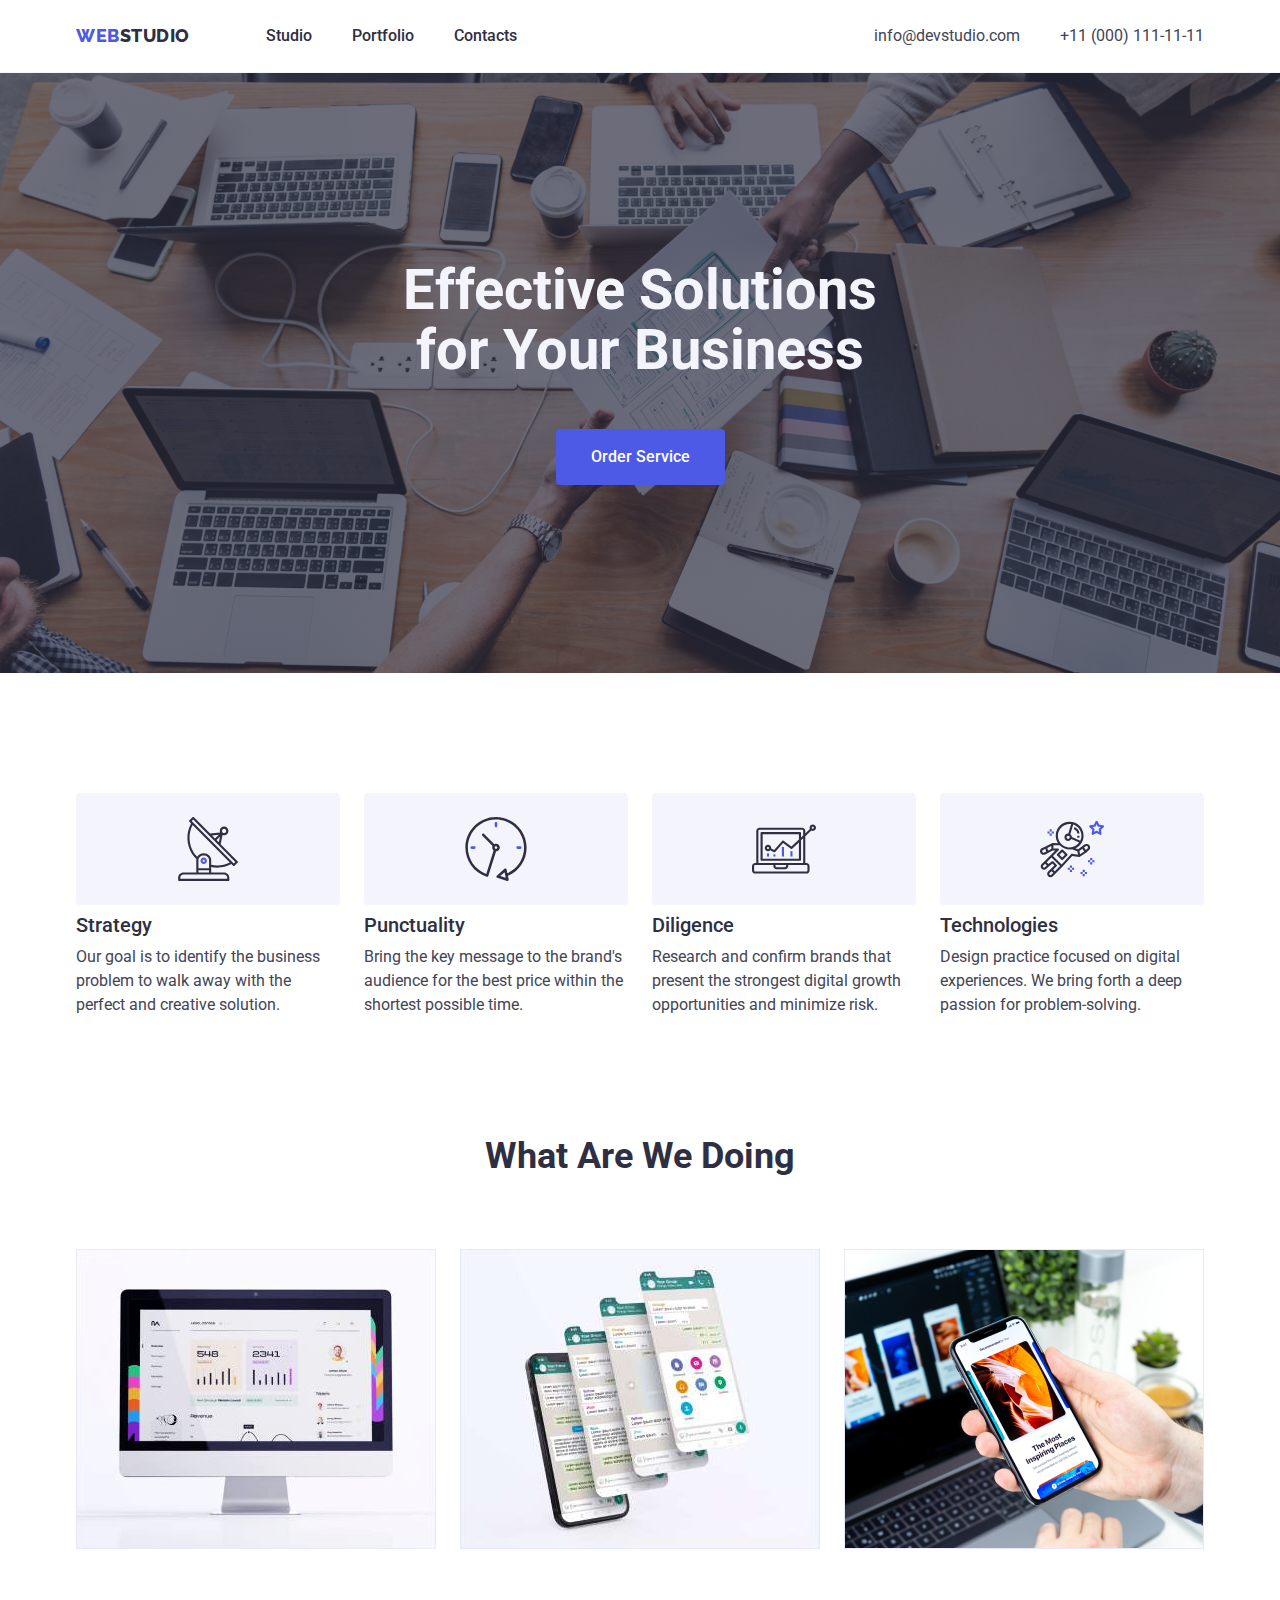
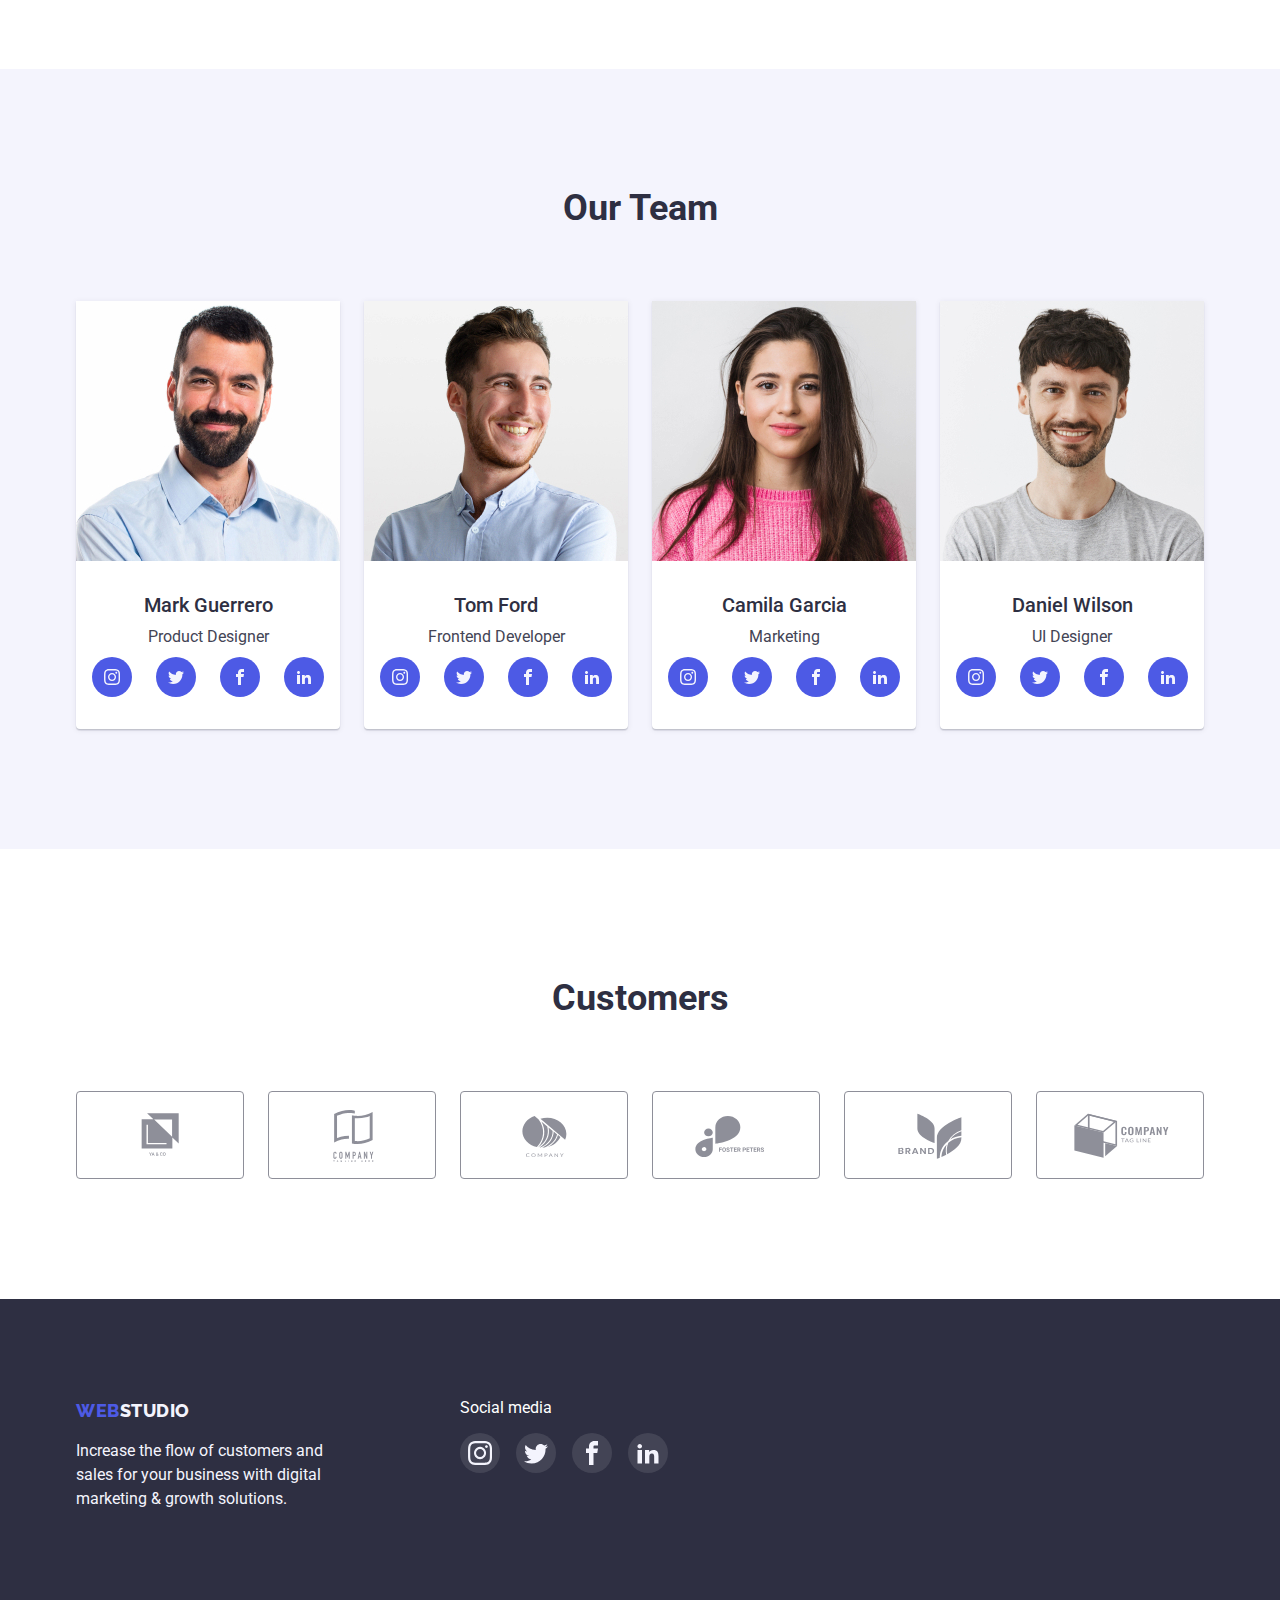
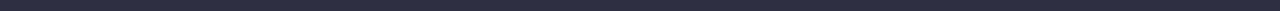
<file: index.html>
<!DOCTYPE html>
<html lang="en">
  <head>
    <meta charset="UTF-8" />
    <meta http-equiv="X-UA-Compatible" content="IE=edge" />
    <meta name="viewport" content="width=device-width, initial-scale=1.0" />
    <title>Studio</title>
    <link rel="preconnect" href="https://fonts.googleapis.com">
    <link rel="preconnect" href="https://fonts.gstatic.com" crossorigin>
    <link href="https://fonts.googleapis.com/css2?family=Raleway:wght@800&family=Roboto:wght@400;500;700;900&display=swap" rel="stylesheet">
    <link rel="stylesheet" href="https://cdnjs.cloudflare.com/ajax/libs/modern-normalize/1.0.0/modern-normalize.min.css"/>
    <link rel="stylesheet" href="./CSS/style.css" />
  </head>

  <body>
    <!-- HEADER -->
    <header class="page-header">
      <div class="container nav-logo">
      <nav class="nav">
        <a href="./index.html" class="logo">
          <span class="logo-web">Web</span>Studio</a>

        <ul class="site-nav list">
          <li class="item"><a href="./index.html" class="site-nav-listed unline navy">Studio</a></li>
          <li class="item"><a href="./portfolio.html" class="site-nav-listed unline navy">Portfolio</a></li>
          <li class="item"><a href="" class="site-nav-listed unline navy">Contacts</a>
          </li>

        </ul>
      </nav>

      <address class="address">
        <ul class="contact list">
          <li class="item">
            <a href="mailto:info@devstudio.com" class="contacts unline textcolor">info@devstudio.com</a></li>
          <li class="item">
            <a href="tel:+110001111111" class="contacts unline textcolor">+11 (000) 111-11-11</a>
          </li>
        </ul>
      </address>
    </div>
    </header>

    <!-- MAIN -->
    <main>
      <!--HERO-->
      <section class="section-hero overlay">
        <h1 class="hero-header">Effective Solutions for Your Business</h1>
        <button type="button" class="button-hero">Order Service</button>
      </section>

      <!--SECTION FEATURES-->

      <section class="section-features">
        <div class="container features">
        <h2 class="hiddenvisaily">features</h2>
        <ul class="feat list">
          <li class="item">
            
            <div class="features-button"><svg class="features-icon" width="64" height="64"> <use href="./images/icons/symbol-defs.svg#icon-antenna"></use></svg></div>
    
            <h3 class="header-feat">Strategy</h3>
            <p class="text-feat textcolor">
              Our goal is to identify the business problem to walk away with the
              perfect and creative solution.
            </p>
          </li>

          <li class="item">
            <div class="features-button"><svg class="features-icon" width="64" height="64"> <use href="./images/icons/symbol-defs.svg#icon-clock"></use></svg></div>

            <h3 class="header-feat">Punctuality</h3>
            <p class="text-feat textcolor">
              Bring the key message to the brand's audience for the best price
              within the shortest possible time.
            </p>
          </li>
          <li class="item">
            <div class="features-button"><svg class="features-icon" width="64" height="64"> <use href="./images/icons/symbol-defs.svg#icon-diagram"></use></svg></div>

            <h3 class="header-feat">Diligence</h3>
            <p class="text-feat textcolor">
              Research and confirm brands that present the strongest digital
              growth opportunities and minimize risk.
            </p>
          </li>
          <li class="item" 
          > <div class="features-button"><svg class="features-icon" width="64" height="64"> <use href="./images/icons/symbol-defs.svg#icon-astronaut"></use></svg></div>
 
            <h3 class="header-feat">Technologies</h3>
            <p class="text-feat textcolor">
              Design practice focused on digital experiences. We bring forth a
              deep passion for problem-solving.
            </p>
          </li>
        </ul></div>
      </section>

      <!-- SECTION WAWD -->

      <section class="wawd">
        <div class="container">
        <h2 class="header-wawd navy">What are we doing</h2>
        <ul class="wawd-list list">
          <li class="item"><img src="./images/1.jpg" alt="monitor" width="360" /></li>
          <li class="item"><img src="./images/2.jpg" alt="few phones" width="360" /></li>
          <li class="item"><img src="./images/3.jpg" alt="phone in hand" width="360" /></li>
        </ul></div>
      </section>

      <!-- SECTION TEAM -->
      <section class="section-team">
        <div class="container">
        <h2 class="header-team">Our Team</h2>
        <ul class="team-list list">
          <li class="item">
            <img
              src="./images/Mark_Guerrero.jpg"
              alt="Mark Guerrero"
              width="264"
            />
            <div class="textteam">
            <h3 class="header-card">Mark Guerrero</h3>
            <p class="text-team textcolor">Product Designer</p>

            <ul class="icons list">
              <li class="icons-item"><a href="" class="icons-button">
                <svg class="icon-team" width="16" height="16"> <use href="./images/icons/symbol-defs.svg#icon-instagram"></use>  </svg>
              </a>
              </li>
              <li><li class="icons-item"><a href="" class="icons-button">
                <svg class="icon-team" width="16" height="16"> <use href="./images/icons/symbol-defs.svg#icon-twitter"></use>  </svg>
              </a></li>
              <li><li class="icons-item"><a href="" class="icons-button">
                <svg class="icon-team" width="16" height="16"> <use href="./images/icons/symbol-defs.svg#icon-facebook"></use>  </svg>
              </a></li>
              <li><li class="icons-item"><a href="" class="icons-button">
                <svg class="icon-team" width="16" height="16"> <use href="./images/icons/symbol-defs.svg#icon-linkedin"></use>  </svg>
              </a></li>
            </ul>

          </div>
          </li>
          <li class="item">
            <img src="./images/Daniel_Wilson.jpg" alt="Tom Ford" width="264" />

            <div class="textteam">
            <h3 class="header-card">Tom Ford</h3>
            <p class="text-team textcolor">Frontend Developer</p>
            <ul class="icons list">
              <li class="icons-item"><a href="" class="icons-button">
                <svg class="icon-team" width="16" height="16"> <use href="./images/icons/symbol-defs.svg#icon-instagram"></use>  </svg>
              </a>
              </li>
              <li><li class="icons-item"><a href="" class="icons-button">
                <svg class="icon-team" width="16" height="16"> <use href="./images/icons/symbol-defs.svg#icon-twitter"></use>  </svg>
              </a></li>
              <li><li class="icons-item"><a href="" class="icons-button">
                <svg class="icon-team" width="16" height="16"> <use href="./images/icons/symbol-defs.svg#icon-facebook"></use>  </svg>
              </a></li>
              <li><li class="icons-item"><a href="" class="icons-button">
                <svg class="icon-team" width="16" height="16"> <use href="./images/icons/symbol-defs.svg#icon-linkedin"></use>  </svg>
              </a></li>
            </ul>
          </div>
            
          </li>
          <li class="item">
            <img
              src="./images/Camila_Garcia.jpg"
              alt="Camila Garcia"
              width="264"
            />
            <div class="textteam">
            <h3 class="header-card">Camila Garcia</h3>
            <p class="text-team textcolor">Marketing</p>
            <ul class="icons list">
              <li class="icons-item"><a href="" class="icons-button">
                <svg class="icon-team" width="16" height="16"> <use href="./images/icons/symbol-defs.svg#icon-instagram"></use>  </svg>
              </a>
              </li>
              <li><li class="icons-item"><a href="" class="icons-button">
                <svg class="icon-team" width="16" height="16"> <use href="./images/icons/symbol-defs.svg#icon-twitter"></use>  </svg>
              </a></li>
              <li><li class="icons-item"><a href="" class="icons-button">
                <svg class="icon-team" width="16" height="16"> <use href="./images/icons/symbol-defs.svg#icon-facebook"></use>  </svg>
              </a></li>
              <li><li class="icons-item"><a href="" class="icons-button">
                <svg class="icon-team" width="16" height="16"> <use href="./images/icons/symbol-defs.svg#icon-linkedin"></use>  </svg>
              </a></li>
            </ul>
          </div>
          </li>
          <li class="item">
            <img src="./images/Tom_Ford.jpg" alt="Tom Ford" width="264" />
            <div class="textteam">
            <h3 class="header-card">Daniel Wilson</h3>
            <p class="text-team textcolor">UI Designer</p>
            <ul class="icons list">
              <li class="icons-item"><a href="" class="icons-button">
                <svg class="icon-team" width="16" height="16"> <use href="./images/icons/symbol-defs.svg#icon-instagram"></use>  </svg>
              </a>
              </li>
              <li><li class="icons-item"><a href="" class="icons-button">
                <svg class="icon-team" width="16" height="16"> <use href="./images/icons/symbol-defs.svg#icon-twitter"></use>  </svg>
              </a></li>
              <li><li class="icons-item"><a href="" class="icons-button">
                <svg class="icon-team" width="16" height="16"> <use href="./images/icons/symbol-defs.svg#icon-facebook"></use>  </svg>
              </a></li>
              <li><li class="icons-item"><a href="" class="icons-button">
                <svg class="icon-team" width="16" height="16"> <use href="./images/icons/symbol-defs.svg#icon-linkedin"></use>  </svg>
              </a></li>
            </ul></div>
          </li>
        </ul></div>
      </section>
      <!-- <<<<<<<<<<<<<<<<<CUSTOMERS>>>>>>>>>>> -->
        
      <section class="section-customers">
        <div class="container">
        <h2 class="header-customers" >Customers</h2>

        <ul class="customers list">
           <li><a href="" class="customer-button"><svg class="customer-icon" width="104" height="56"> <use href="./images/icons/symbol-defs.svg#icon-clientfst">

           </use> </svg></a></li>

           <li><a href="" class="customer-button"><svg class="customer-icon" width="104" height="56"> <use href="./images/icons/symbol-defs.svg#icon-clientsec">

           </use> </svg></a></li>
           <li><a href="" class="customer-button"><svg class="customer-icon" width="104" height="56"> <use href="./images/icons/symbol-defs.svg#icon-clientthr">

           </use> </svg></a></li>
           <li><a href="" class="customer-button"><svg class="customer-icon" width="104" height="56"> <use href="./images/icons/symbol-defs.svg#icon-clientfrth">

           </use> </svg></a></li>
           <li><a href="" class="customer-button"><svg class="customer-icon" width="104" height="56"> <use href="./images/icons/symbol-defs.svg#icon-clientfth">

           </use> </svg></a></li>
           <li><a href="" class="customer-button"><svg class="customer-icon" width="104" height="56"> <use href="./images/icons/symbol-defs.svg#icon-clientsth">

           </use> </svg></a></li>            
 


        </ul>

      </div>
      </section>


    </main>

    <!-- FOOTER -->
    <footer class="footer back-hero-foooter">

      <div class="container container-footer">

      <div class="logologo">
        <a href="./index.html" class="logo">
        <span class="logo-web">Web</span><span class="logo-studio">Studio</a>

      <p class="footer-text">
        Increase the flow of customers and sales for your business with digital
        marketing & growth solutions.
      </p></div>



      <div class="section-social">

      <p class="social">Social media</p>

      <ul class="social-list list">
      <li><a href="" class="social-button"><svg class="social-icon" width="24" height="24" > <use href="./images/icons/symbol-defs.svg#icon-instagram"> </use> </svg></a></li>

      <li><a href="" class="social-button"><svg class="social-icon" width="24"
        height="24"> <use href="./images/icons/symbol-defs.svg#icon-twitter"> </use></svg></a></li>

      <li><a href="" class="social-button"> <svg class="social-icon" width="24"
        height="24"> <use href="./images/icons/symbol-defs.svg#icon-facebook"> </use> </svg> </a></li>

      <li><a href="" class="social-button"><svg class="social-icon" width="24"
        height="24"> <use href="./images/icons/symbol-defs.svg#icon-linkedin"> </use> </svg></a></li>
      </ul>
    </div>
    
    </div>


    </footer>

  </body>
</html>
</file>
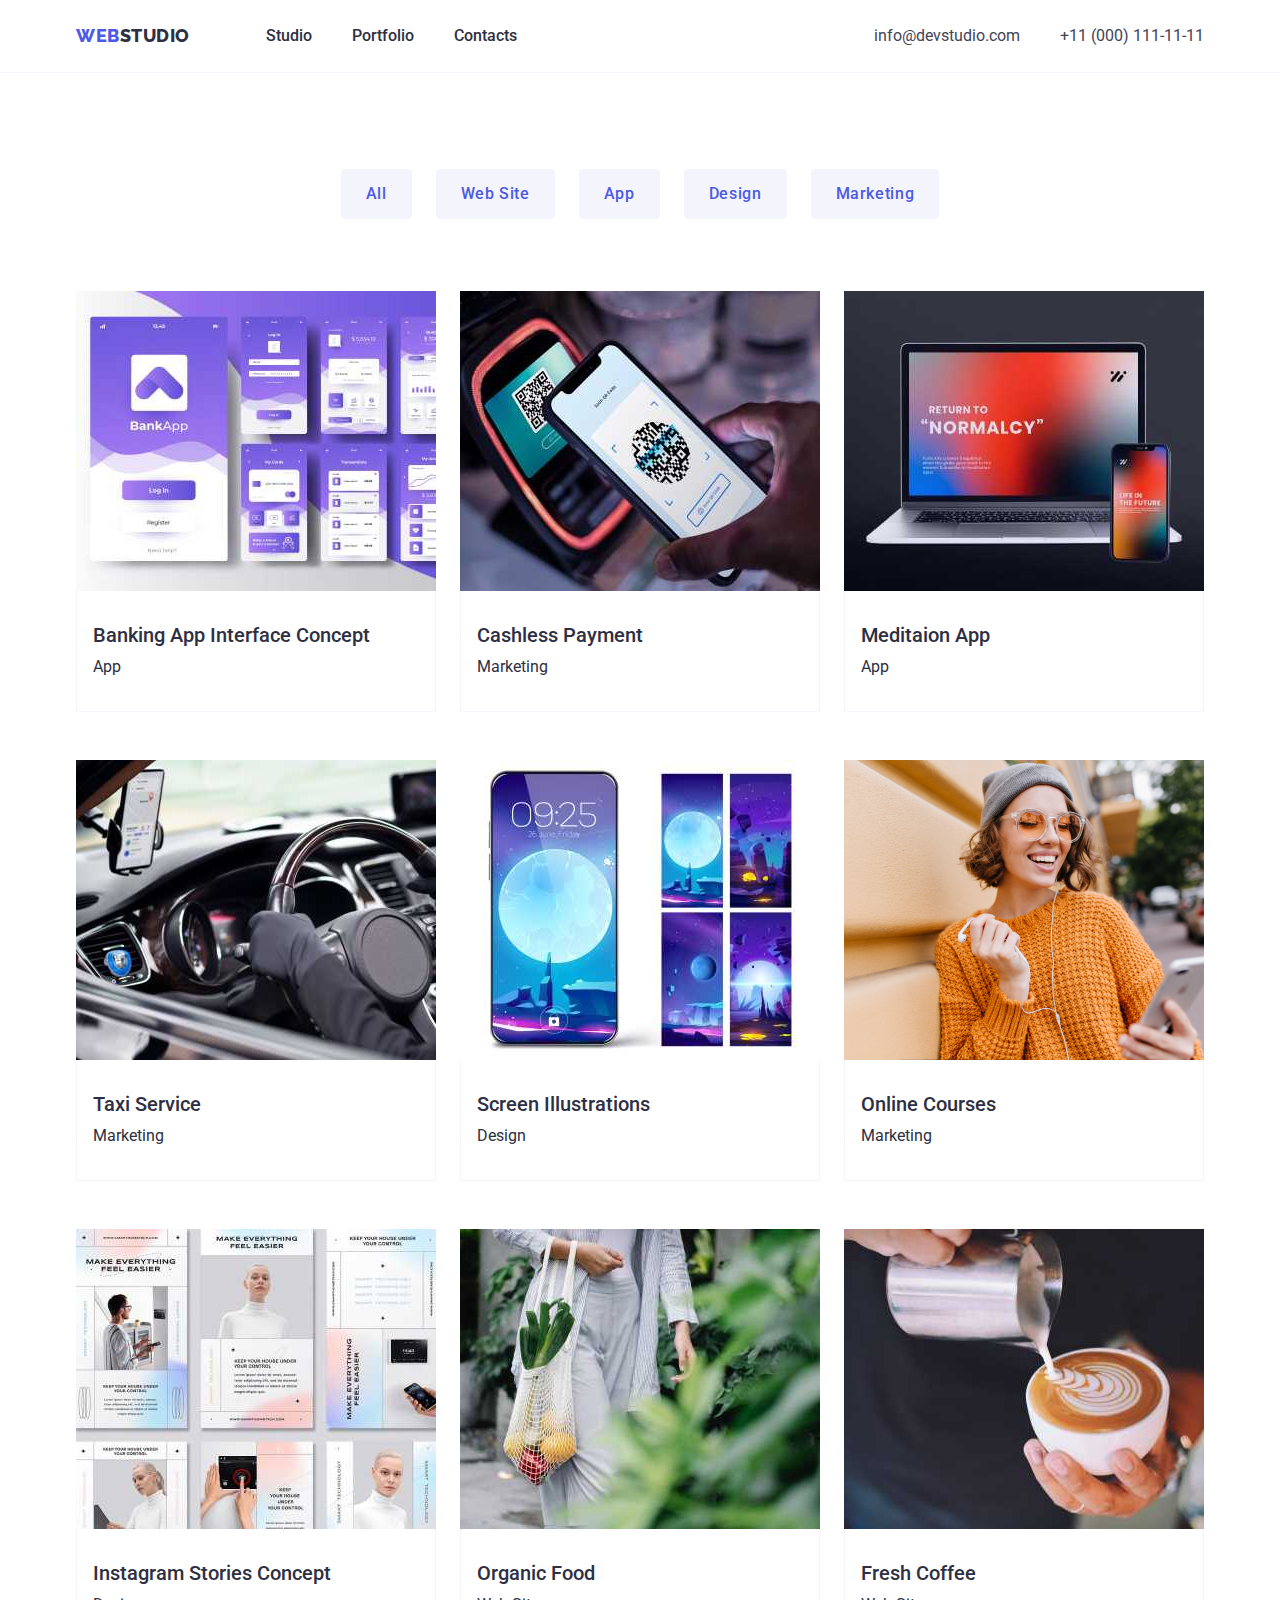
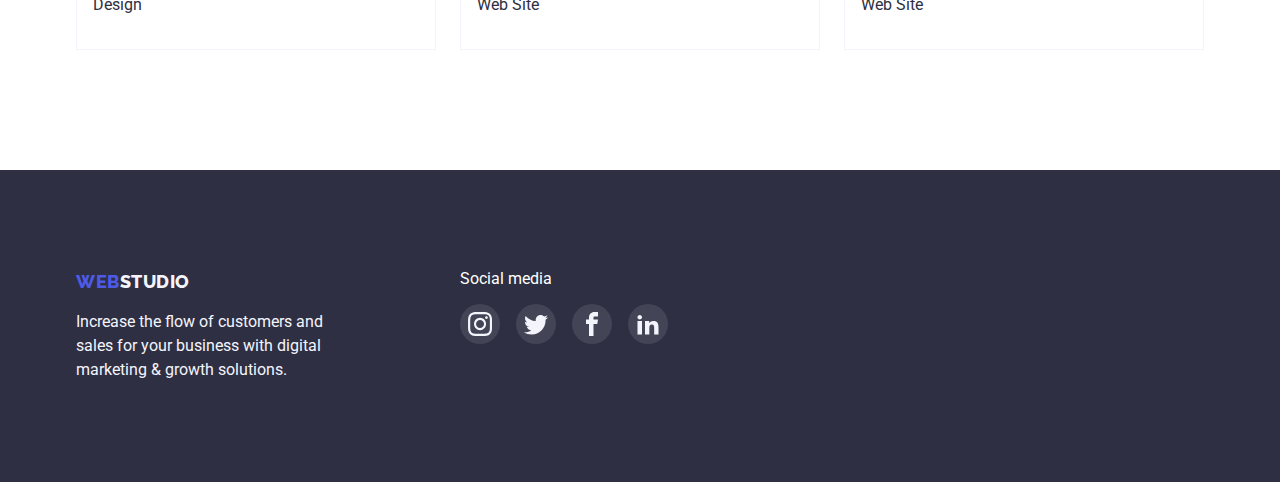
<file: portfolio.html>
<!DOCTYPE html>
<html lang="en">
  <head>
    <meta charset="UTF-8" />
    <meta http-equiv="X-UA-Compatible" content="IE=edge" />
    <meta name="viewport" content="width=device-width, initial-scale=1.0" />
    <title>Portfolio</title>
    <link rel="preconnect" href="https://fonts.googleapis.com" />
    <link rel="preconnect" href="https://fonts.gstatic.com" crossorigin />
    <link
      href="https://fonts.googleapis.com/css2?family=Raleway:wght@800&family=Roboto:wght@400;500;700;900&display=swap"
      rel="stylesheet"/>
      <link rel="stylesheet" href="https://cdnjs.cloudflare.com/ajax/libs/modern-normalize/1.0.0/modern-normalize.min.css"/>
    <link rel="stylesheet" href="./CSS/style.css" />
  </head>
  <body>
    <!-- HEADER -->
    <header class="page-header">
      <div class="container nav-logo ">
      <nav class="nav">
        <a href="./index.html" class="logo">
          <span class="logo-web">Web</span>Studio</a>

        <ul class="site-nav list">
          <li class="item"><a href="./index.html" class="site-nav-listed unline navy">Studio</a></li>
          <li class="item"><a href="./portfolio.html" class="site-nav-listed unline navy">Portfolio</a></li>
          <li class="item"><a href="" class="site-nav-listed unline navy">Contacts</a>
          </li>

        </ul>
      </nav>

      <address class="address">
        <ul class="contact list">
          <li class="item">
            <a href="mailto:info@devstudio.com" class="contacts unline textcolor">info@devstudio.com</a></li>
          <li class="item">
            <a href="tel:+110001111111" class="contacts unline textcolor">+11 (000) 111-11-11</a>
          </li>
        </ul>
      </address>
    </div>
    </header>

    <!-- MAIN -->
    <main>
      <section class="filter">
        <h1 class="hiddenvisaily">portfolio-list</h1>
        <div class="container">
        <ul class="filter-buttons list">
          <li class="item"><button type="button" class="button secondary">All</button></li>
          <li class="item">
            <button type="button" class="button secondary">Web Site</button>
          </li>
          <li class="item"><button type="button" class="button secondary">App</button></li>
          <li class="item">
            <button type="button" class="button secondary">Design</button>
          </li>
          <li class="item">
            <button type="button" class="button secondary">Marketing</button>
          </li>
        </ul>
        
        <ul class="cards list">
          <li class="item">
            <a href="" class="unl navy"><img
              src="./images/portfolio/violet.jpg"
              alt="violet"
              width="360"
              height="300"/>
              <div class="textcard">
            <h2 class="header-card">Banking App Interface Concept</h2>
            <p class="text-team">App</p></div> </a>
          </li>
          <li class="item">
            <a href="" class="unl navy"><img
              src="./images/portfolio/phone.jpg"
              alt="phone"
              width="360"
              height="300"
            /><div class="textcard">
            <h2 class="header-card">Cashless Payment</h2>
            <p class="text-team">Marketing</p></div></a>
          </li>
          <li class="item">
            <a href="" class="unl navy"><img
              src="./images/portfolio/macpro.jpg"
              alt="macpro"
              width="360"
              height="300"
            /><div class="textcard">
            <h2 class="header-card">Meditaion App</h2>
            <p class="text-team">App</p></div></a>
          </li>
          <li class="item">
            <a href="" class="unl navy"><img
              src="./images/portfolio/carint.jpg"
              alt="carint"
              width="360"
              height="300"
            /><div class="textcard">
            <h2 class="header-card">Taxi Service</h2>
            <p class="text-team">Marketing</p></div></a>
          </li>
          <li class="item">
            <a href="" class="unl navy"><img
              src="./images/portfolio/violphone.jpg"
              alt="designphone"
              width="360"
              height="300"
            /><div class="textcard">
            <h2 class="header-card">Screen Illustrations</h2>
            <p class="text-team">Design</p></div></a>
          </li>
          <li class="item">
            <a href="" class="unl navy"><img
              src="./images/portfolio/orangegirl.png"
              alt="orangegirl"
              width="360"
              height="300"
            /><div class="textcard">
            <h2 class="header-card">Online Courses</h2>
            <p class="text-team">Marketing</p></div></a>
          </li>
          <li class="item">
            <a href="" class="unl navy"><img
              src="./images/portfolio/grayconcept.jpg"
              alt="grayconcept"
              width="360"
              height="300"
            /><div class="textcard">
            <h2 class="header-card">Instagram Stories Concept</h2>
            <p class="text-team">Design</p></div></a>
          </li>
          <li class="item">
            <a href="" class="unl navy"><img
              src="./images/portfolio/greens.jpg"
              alt="greens"
              width="360"
              height="300"
            /><div class="textcard">
            <h2 class="header-card">Organic Food</h2>
            <p class="text-team">Web Site</p></div></a>
          </li>
          <li class="item">
            <a href="" class="unl navy"><img
              src="./images/portfolio/capuchino.jpg"
              alt="capuchino"
              width="360"
              height="300"
            /><div class="textcard">
            <h2 class="header-card">Fresh Coffee</h2>
            <p class="text-team">Web Site</p></div></a>
          </li>
        </ul></div>
      </section>
    </main>
    <!-- FOOTER -->
    <footer class="footer back-hero-foooter">

      <div class="container container-footer">

      <div class="logologo">
        <a href="./index.html" class="logo">
        <span class="logo-web">Web</span><span class="logo-studio">Studio</a>

      <p class="footer-text">
        Increase the flow of customers and sales for your business with digital
        marketing & growth solutions.
      </p></div>



      <div class="section-social">

      <p class="social">Social media</p>

      <ul class="social-list list">
      <li><a href="" class="social-button"><svg class="social-icon" width="24" height="24" > <use href="./images/icons/symbol-defs.svg#icon-instagram"> </use> </svg></a></li>

      <li><a href="" class="social-button"><svg class="social-icon" width="24"
        height="24"> <use href="./images/icons/symbol-defs.svg#icon-twitter"> </use></svg></a></li>

      <li><a href="" class="social-button"> <svg class="social-icon" width="24"
        height="24"> <use href="./images/icons/symbol-defs.svg#icon-facebook"> </use> </svg> </a></li>

      <li><a href="" class="social-button"><svg class="social-icon" width="24"
        height="24"> <use href="./images/icons/symbol-defs.svg#icon-linkedin"> </use> </svg></a></li>
      </ul>
    </div>
    
    </div>


    </footer>
  </body>
</html>
</file>
<file: CSS/style.css>
:root {
  --primary-brand: rgba(77, 90, 229, 1);
  --pressed-state: rgba(64, 75, 191, 1);
  --dark: rgba(46, 47, 66, 1);

  --succes: rgba(49, 208, 170, 1);
  --text: rgba(67, 68, 85, 1);
  --subtle-text:rgba(142, 143, 153, 1);
 
  --accent:rgba(231, 233, 252, 1);
  --light: rgba(244, 244, 253, 1);

  --modal-overlay:rgba(46, 47, 66, 0.4);

  --hero-background: rgba(46, 47, 66, 0.7);

  --button-active-text: rgba(255, 255, 255, 1);
  --body-back: #ffffff;

  
}

body {
  background-color: var(--body-back);
  color: var(--dark);

  font-family: Roboto, sans-serif;
  font-size: 16px;
}

/* ________________---------BASE--------______________ */
.list {
  list-style: none;
  margin: 0;
  padding: 0;
}

img {
  display: block;
  max-width: 100%;
  height: auto;
}

p {
  margin: 0;
}

button {
  list-style: none;
  margin: 0;
  padding: 0;
}



.unline {
  text-decoration: none;
}

.unline:hover,
.unline:focus {
  color: var(--pressed-state);
}

.navy {
  color: var(--dark);
}

.textcolor {
  color: var(--text);
}

.hiddenvisaily {
  position: absolute;
  width: 1px;
  height: 1px;
  margin: -1px;
  border: 0;
  padding: 0;

  white-space: nowrap;
  clip-path: inset(100%);
  clip: rect(0 0 0 0);
  overflow: hidden;
}

.container {
  width: 1158px;
  padding: 0 15px;
  margin-left: auto;
  margin-right: auto;
}

.container-filter {
  display: flex;
  justify-content: space-between;
  width: 519px;
  margin-top: 96px;
  margin-bottom: 0;
  padding: 0;
  margin-left: auto;
  margin-right: auto;
}

.page-header {
  border-bottom: 1px solid var(--light);
}

.overlay {
  max-width: 1440px;
  height: 600px;
  margin-left: auto;
  margin-right: auto;

  background-image: linear-gradient(
      to right,
      rgba(46, 47, 66, 0.7),
      rgba(46, 47, 66, 0.7)  ),
    url(../images/people-office\ 1.jpg);

  background-repeat: no-repeat;
  background-size: cover;
  background-position: center;
}

/* ________________---------BASE--------______________ */

/* ________________---------MAIN--------______________ */

.nav {
  display: flex;

}

.nav-logo {
  display: flex;
  align-items: center;
  min-height: 72px;
}

.logo {
  display: inline-block;

  text-decoration: none;
  color: var(--dark);
  font-family: Raleway, sans-serif;
  font-weight: 800;
  font-size: 18px;
  line-height: 1.33;
  letter-spacing: 0.03em;
  text-transform: uppercase;
}

.site-nav {
  display: flex;
  padding: 0;
  margin-top: 0;
  margin-bottom: 0;
  margin-left: 76px;
}
.site-nav-listed {
  display: inline-block;

  font-weight: 500;
  line-height: 1.5;
}

.address {
  margin-left: auto;
}

.contact {
  display: flex;
  margin: 0;
  padding: 0;

  font-style: normal;
  line-height: 1.5;
}

.site-nav .item + .item {
  margin-left: 40px;
}

.contact .item + .item {
  margin-left: 40px;
}
.section-hero {
  padding-top: 188px;
  padding-bottom: 188px;
  background-color: var(--dark);
  color: var(--light);
}
.button-hero {
  display: block;
  margin: 0 auto;
  min-width: 169px;
  border-radius: 4px;
  padding: 16px 32px;

  background-color: var(--primary-brand);
  color: var(--button-active-text);
  border: 0;

  cursor: pointer;
  font-family: inherit;
  font-weight: 500;
  font-size: 16px;
  line-height: 1.5;
  text-align: center;
}

.button-hero:hover,
.button-hero:focus {
  background-color: var(--pressed-state);
}

.back-hero-foooter {
  background-color: var(--dark);
}

.hero-header {
  width: 496px;
  margin: 0 auto 48px auto;

  font-size: 56px;
  line-height: 1.07;
  text-align: center;
}
.section-features {
  
  padding-top: 120px;
  padding-bottom: 60px;


}

.feat {
  display: flex;
}

.features .item {
  margin: 0;
  width: 264px;
}


.features-button {
  background-color: var(--light);
  width: 264px;
  height: 112px;
  border-radius: 4px;
  margin-bottom: 8px;

  
  display: flex;
  align-items: center;
  justify-content: center;
}



.iconicon {
  display: block;
  width: 120px;
  height: 120px;

  margin-left: auto;
  margin-right: auto;
}
/* .icon-strategy::before {
background-image: url(../images/icons/antenna.svg);
} */

.section-features .item + .item {
  margin-left: 24px;
}

.header-feat {
  width: 264px;
  height: 24px;
  margin: 0;


  font-weight: 500;
  font-size: 20px;
  line-height: 1.2;
}

.text-feat {
  width: 264px;
  height: 72px;
  margin-top: 8px;
  
  line-height: 1.5;
}


.wawd {

  padding-top: 60px;
  padding-bottom: 120px;
}
.header-wawd {
  margin-top: 0;
  margin-bottom: 72px;

  font-size: 36px;
  line-height: 1.11;
  text-align: center;
  text-transform: capitalize;
}

.wawd-list {
  display: flex;
  
}

.wawd-list .item + .item {
  margin-left: 24px;
}

.section-team {
  padding-top: 120px;
  padding-bottom: 120px;
  background-color: var(--light);
}

.header-team {
  margin: 0;
  margin-bottom: 72px;

  font-size: 36px;
  line-height: 1.11;
  text-align: center;
  text-transform: capitalize;
}

.team-list {
  display: flex;


}
.team-list .item {
  margin: 0;
  padding: 0;
  width: 264px;
  text-align: center;
  background: var(--body-back);
  box-shadow: 0px 1px 6px rgba(46, 47, 66, 0.08),
    0px 1px 1px rgba(46, 47, 66, 0.16), 0px 2px 1px rgba(46, 47, 66, 0.08);
  border-radius: 0px 0px 4px 4px;
}

.team-list .item + .item {
  margin-left: 24px;
}

.textteam {
  margin: 0;
  padding: 32px 16px;
}

.header-card {
  margin: 0;

  font-weight: 500;
  font-size: 20px;
  line-height: 1.2;
}

.text-team {
  margin-top: 8px;
  margin-bottom: 0;
  line-height: 1.5;
}

.icons {
  display: flex;
  gap: 12px;
  margin-top: 8px;
}

.icons-button {
  display: flex;
  align-items: center;
  justify-content: center;
 
  border-radius: 50%;
  background-color: var(--primary-brand);
  width: 40px;
  height: 40px;
}
.icons-button:hover,
.icons-button:focus {
  background-color: var(--pressed-state);

}

.icon-team {
  fill:var(--light);
}




/* <!-- <<<<<<<<<<<<<<<<<CUSTOMERS>>>>>>>>>>> --> */
.section-customers {
  list-style: none;
  padding-top: 130px;
  padding-bottom: 120px;
}

.header-customers {

  margin: 0;
  margin-bottom: 72px;
  font-size: 36px;
  line-height: 1.11;
  text-align: center;
  text-transform: capitalize;
}

.customers {
  display: flex;
  gap: 24px;
}

.customer-button {
  display: flex;
  align-items: center;
  justify-content: center;

  border: 1px solid var(--subtle-text);
  border-radius: 4px;
  width: 168px;
  height: 88px;
}

.customer-button:is(:hover,:focus) {
  border: 1px solid var(--pressed-state);

}

.customer-button:is(:hover,:focus) .customer-icon {
  fill: var(--pressed-state);


}

.customer-icon {
  fill: var(--subtle-text);
}


/* <<<<<<<<<<<<<<<<<foooter>>>>>>>>>>>>>> */

footer {
  padding-top: 100px;
  padding-bottom: 100px;
}

.container-footer {
  display: flex;
}

.logologo {
  margin-right: 120px;
}

.footer-text {
  margin-top: 16px;
  width: 264px;
  line-height: 1.5;
  color: var(--light);
}

.social {
  
  margin-bottom: 16px;
  color: var(--body-back);
}

.section-social {
  display: block;
}

.social-list {
  display: flex;
  
  gap: 16px;
}

.social-button {
  display: flex;
  align-items: center;
  justify-content: center;
  width: 40px;
  height: 40px;

  background: rgba(255, 255, 255, 0.1);

  border-radius: 50%;
}

.social-button:is(:hover,:focus){
  background-color: var(--succes);
}

.social-icon {
  fill:var(--light);
}

.filter {
  padding-top: 96px;
  padding-bottom: 120px;
}

.filter-buttons {
  display: flex;
  justify-content: center;
}

.filter-buttons .item + .item {
  margin-left: 24px;
}

.cards {
  display: flex;
  flex-wrap: wrap;
  margin: 0;
  margin-top: 72px;
  gap: 24px;
  row-gap: 48px;
}

.cards .item {

  width: 360px;
  background: var(--body-back);
}


.textcard {
  background-color: var(--body-back);
  border-bottom: 1px solid var(--light);
  border-left: 1px solid var(--light);
  border-right: 1px solid var(--light);
  padding-top: 32px;
  padding-left: 16px;
  padding-bottom: 32px;
}

.unl {
  display: inline-block; 
  text-decoration: none;
}
.unl:is(:hover, :focus) {

  box-shadow: 0px 1px 6px rgba(46, 47, 66, 0.08), 0px 1px 1px rgba(46, 47, 66, 0.16), 0px 2px 1px rgba(46, 47, 66, 0.08);
  
}

/* .site-nav .unline.current {
color: deeppink;
}  */

/* ________________---------MAIN--------______________ */

/* ________________---------BUTTONS--------______________ */

.button.secondary {
  min-width: 69px;
  border: 1px solid var(--light);
  border-radius: 4px;
  padding: 12px 24px;

  background-color: var(--light);
  color: var(--primary-brand);
  cursor: pointer;

  font-family: inherit;
  font-weight: 500;
  font-size: 16px;
  line-height: 1.5;
  letter-spacing: 0.04em;
  text-align: center;
}
.button.secondary:hover,
.button.secondary:focus {
  background-color: var(--pressed-state);
  color: var(--button-active-text);
  box-shadow: 0px 3px 1px rgba(0, 0, 0, 0.1), 0px 2px 1px rgba(0, 0, 0, 0.08),
    0px 2px 2px rgba(0, 0, 0, 0.12);
  border: 1px solid var(--pressed-state);
}

/* ________________---------FONTS--------______________ */

.logo-web {
  color: var(--primary-brand);
}
.logo-studio {
  color: var(--light);
}

/* ________________---------FONTS--------______________ */
</file>
